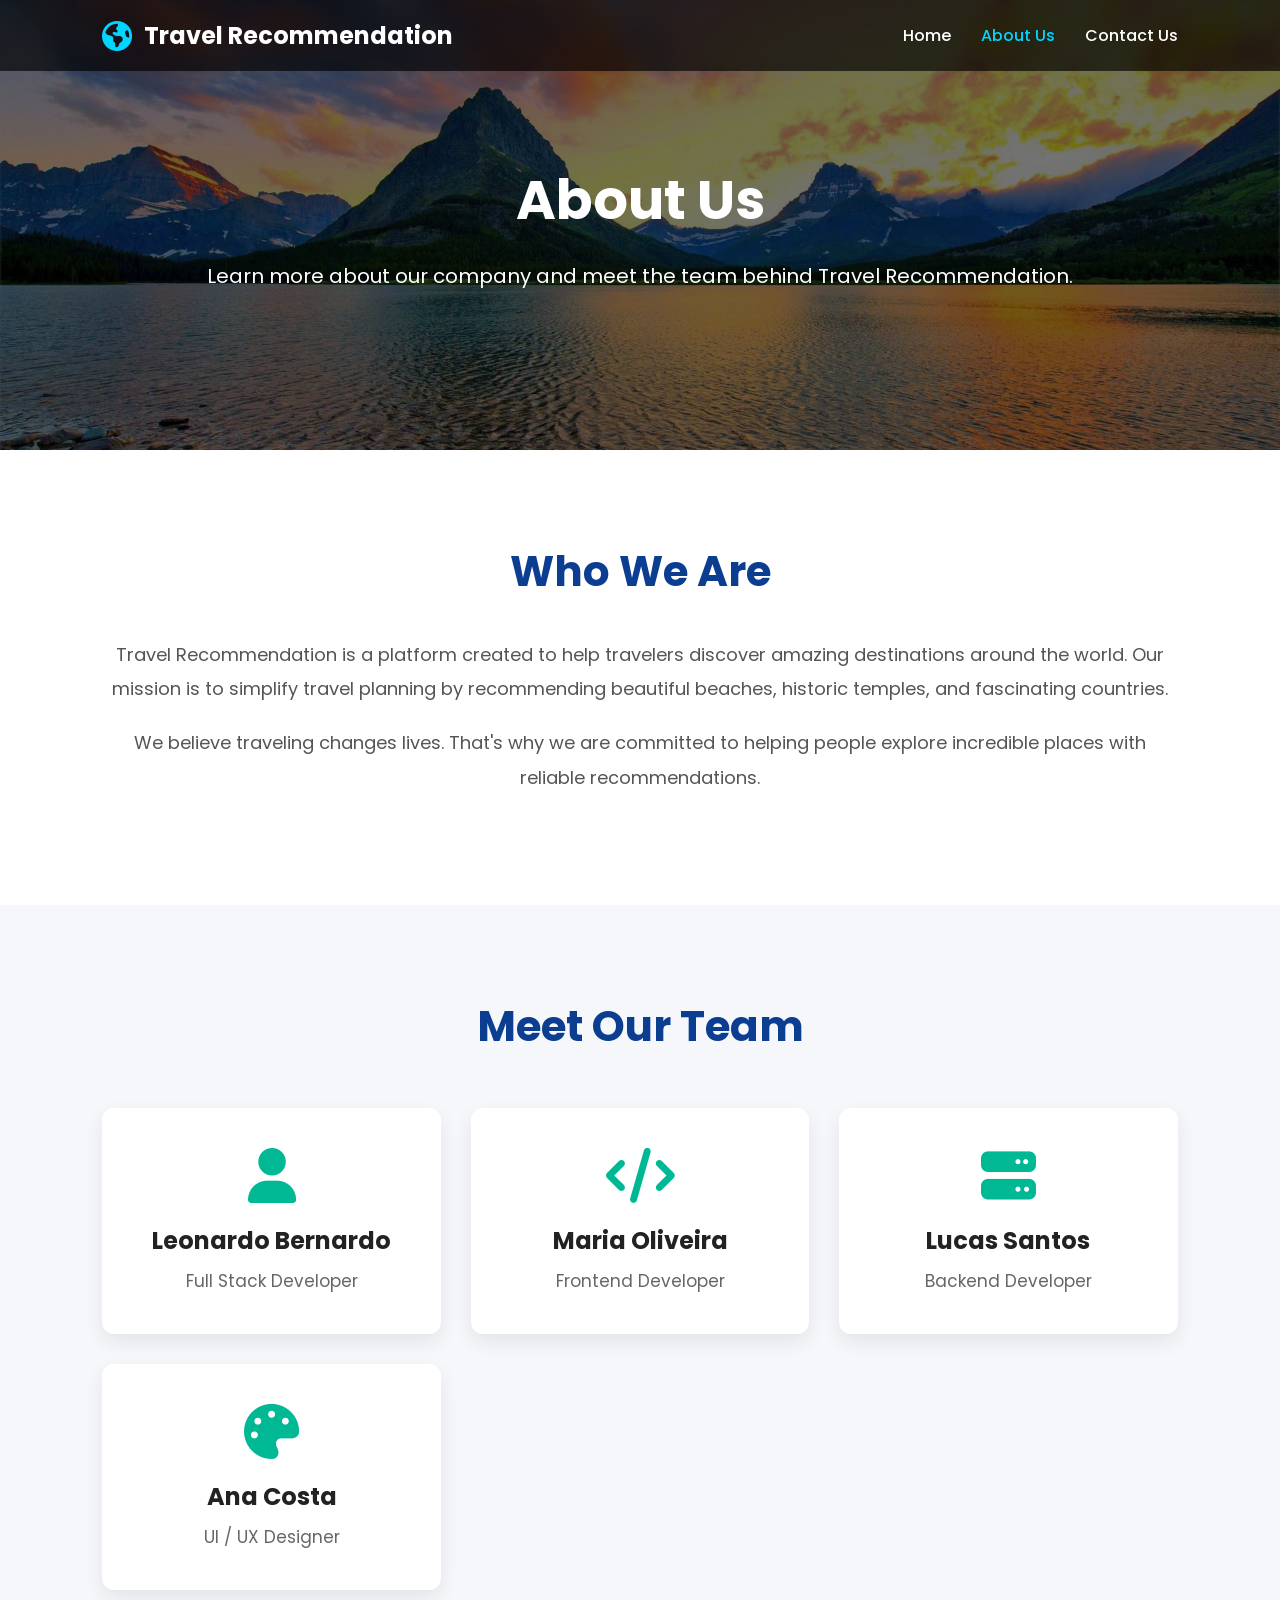
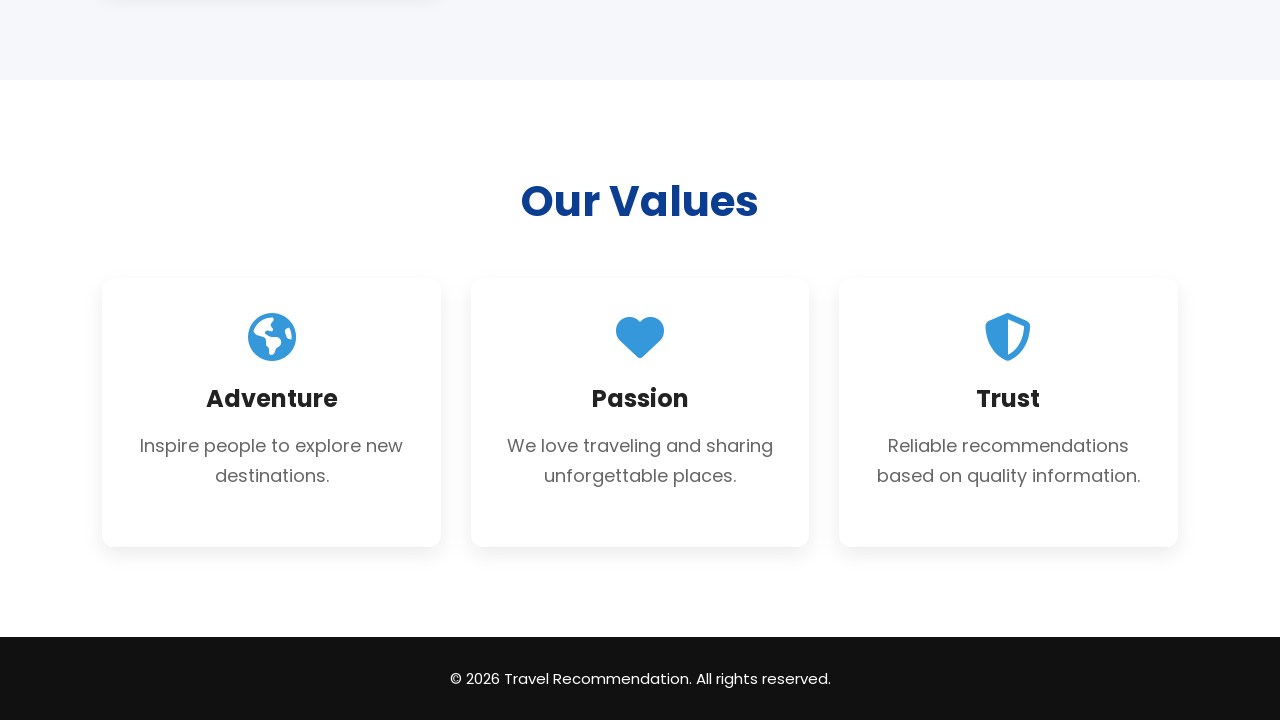
<file: about.html>
<!DOCTYPE html>
<html lang="en">

<head>
    <meta charset="UTF-8">
    <meta name="viewport" content="width=device-width, initial-scale=1.0">
    <title>About Us | Travel Recommendation</title>

    <!-- Google Fonts -->
    <link rel="preconnect" href="https://fonts.googleapis.com">
    <link rel="preconnect" href="https://fonts.gstatic.com" crossorigin>

    <link href="https://fonts.googleapis.com/css2?family=Poppins:wght@300;400;500;600;700&display=swap" rel="stylesheet">

    <!-- Font Awesome -->
    <link rel="stylesheet"
        href="https://cdnjs.cloudflare.com/ajax/libs/font-awesome/6.6.0/css/all.min.css">

    <link rel="stylesheet" href="css/style.css">

</head>

<body>

    <!-- ================= NAVBAR ================= -->

    <header>

        <nav class="navbar">

            <div class="logo">

                <i class="fa-solid fa-earth-americas"></i>

                <h2>Travel Recommendation</h2>

            </div>

            <ul>

                <li>
                    <a href="index.html">Home</a>
                </li>

                <li>
                    <a href="about.html" class="active">About Us</a>
                </li>

                <li>
                    <a href="contact.html">Contact Us</a>
                </li>

            </ul>

        </nav>

    </header>

    <!-- ================= HERO ================= -->

    <section class="page-banner">

        <div class="overlay"></div>

        <div class="banner-content">

            <h1>About Us</h1>

            <p>
                Learn more about our company and meet the team behind
                Travel Recommendation.
            </p>

        </div>

    </section>

    <!-- ================= COMPANY ================= -->

    <section class="about-section">

        <div class="container">

            <h2>Who We Are</h2>

            <p>

                Travel Recommendation is a platform created to help travelers
                discover amazing destinations around the world.

                Our mission is to simplify travel planning by recommending
                beautiful beaches, historic temples, and fascinating countries.

            </p>

            <p>

                We believe traveling changes lives.
                That's why we are committed to helping people explore
                incredible places with reliable recommendations.

            </p>

        </div>

    </section>

    <!-- ================= TEAM ================= -->

    <section class="team-section">

        <div class="container">

            <h2>Meet Our Team</h2>

            <div class="team-grid">

                <div class="team-card">

                    <i class="fa-solid fa-user"></i>

                    <h3>Leonardo Bernardo</h3>

                    <p>Full Stack Developer</p>

                </div>

                <div class="team-card">

                    <i class="fa-solid fa-code"></i>

                    <h3>Maria Oliveira</h3>

                    <p>Frontend Developer</p>

                </div>

                <div class="team-card">

                    <i class="fa-solid fa-server"></i>

                    <h3>Lucas Santos</h3>

                    <p>Backend Developer</p>

                </div>

                <div class="team-card">

                    <i class="fa-solid fa-palette"></i>

                    <h3>Ana Costa</h3>

                    <p>UI / UX Designer</p>

                </div>

            </div>

        </div>

    </section>

    <!-- ================= VALUES ================= -->

    <section class="about-section">

        <div class="container">

            <h2>Our Values</h2>

            <div class="values-grid">

                <div class="value-card">

                    <i class="fa-solid fa-earth-americas"></i>

                    <h3>Adventure</h3>

                    <p>

                        Inspire people to explore new destinations.

                    </p>

                </div>

                <div class="value-card">

                    <i class="fa-solid fa-heart"></i>

                    <h3>Passion</h3>

                    <p>

                        We love traveling and sharing unforgettable places.

                    </p>

                </div>

                <div class="value-card">

                    <i class="fa-solid fa-shield-halved"></i>

                    <h3>Trust</h3>

                    <p>

                        Reliable recommendations based on quality information.

                    </p>

                </div>

            </div>

        </div>

    </section>

    <!-- ================= FOOTER ================= -->

    <footer>

        <p>

            © 2026 Travel Recommendation.
            All rights reserved.

        </p>

    </footer>

</body>

</html>
</file>
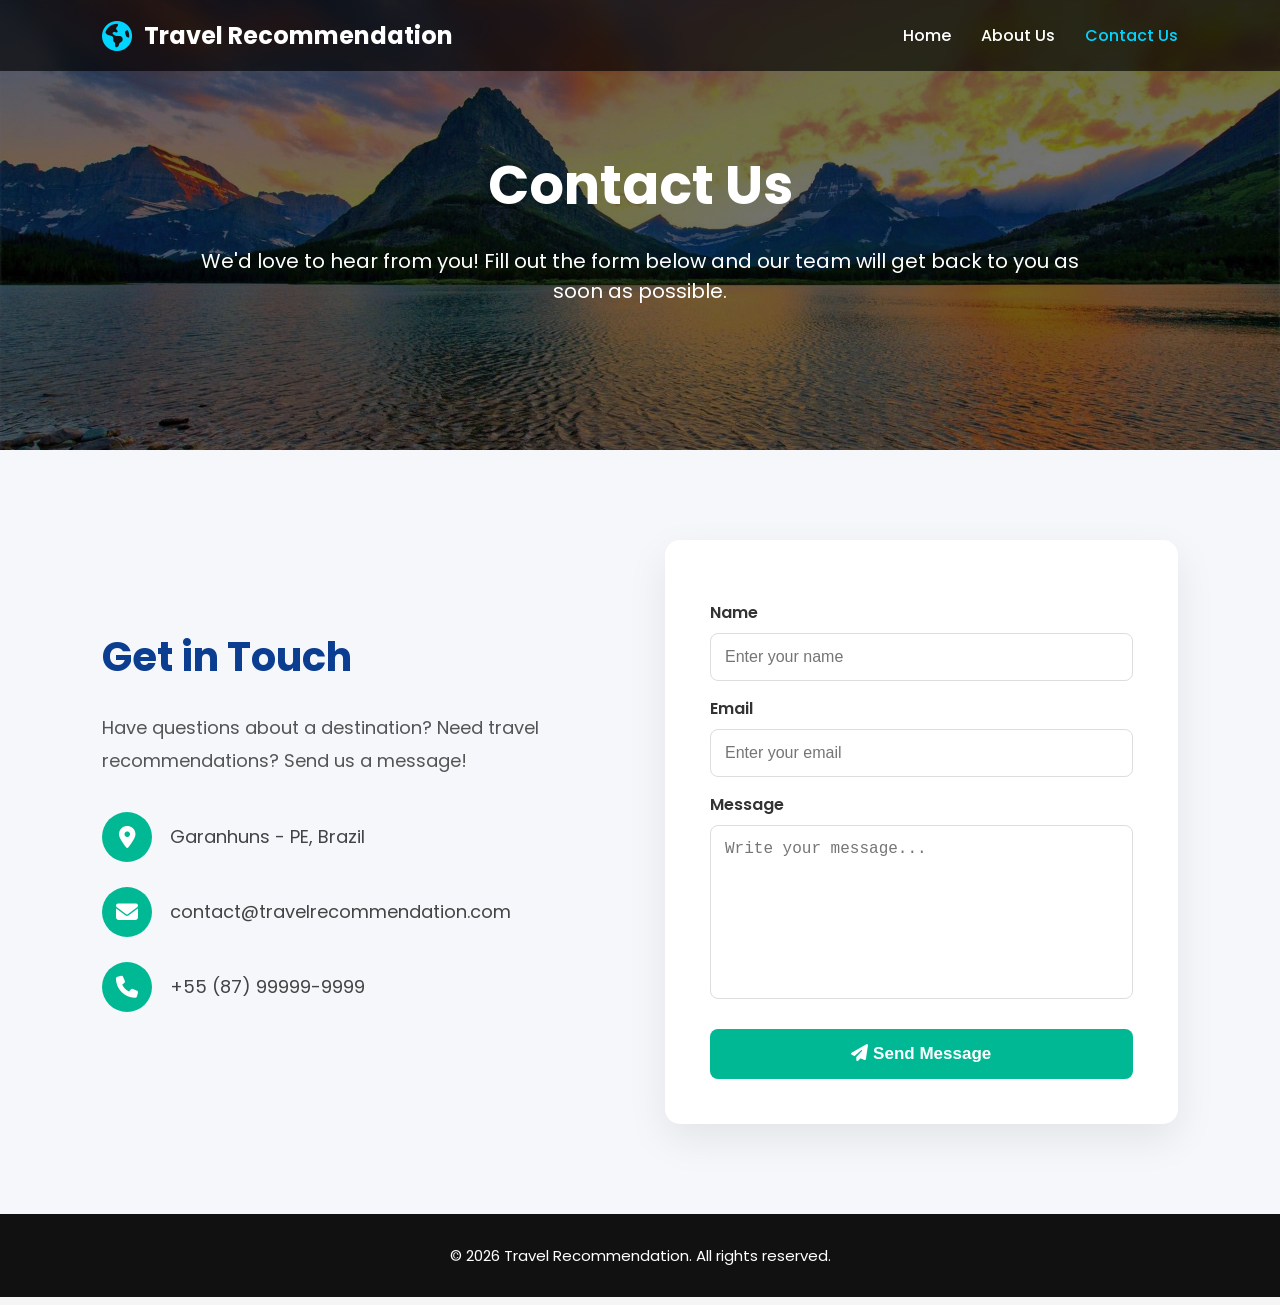
<file: contact.html>
<!DOCTYPE html>
<html lang="en">

<head>

    <meta charset="UTF-8">
    <meta name="viewport" content="width=device-width, initial-scale=1.0">

    <title>Contact Us | Travel Recommendation</title>

    <!-- Google Fonts -->

    <link rel="preconnect" href="https://fonts.googleapis.com">

    <link rel="preconnect" href="https://fonts.gstatic.com" crossorigin>

    <link href="https://fonts.googleapis.com/css2?family=Poppins:wght@300;400;500;600;700&display=swap"
        rel="stylesheet">

    <!-- Font Awesome -->

    <link rel="stylesheet"
        href="https://cdnjs.cloudflare.com/ajax/libs/font-awesome/6.6.0/css/all.min.css">

    <!-- CSS -->

    <link rel="stylesheet" href="css/style.css">

</head>

<body>

    <!-- ================= NAVBAR ================= -->

    <header>

        <nav class="navbar">

            <div class="logo">

                <i class="fa-solid fa-earth-americas"></i>

                <h2>Travel Recommendation</h2>

            </div>

            <ul>

                <li>

                    <a href="index.html">Home</a>

                </li>

                <li>

                    <a href="about.html">About Us</a>

                </li>

                <li>

                    <a href="contact.html" class="active">Contact Us</a>

                </li>

            </ul>

        </nav>

    </header>

    <!-- ================= HERO ================= -->

    <section class="page-banner">

        <div class="overlay"></div>

        <div class="banner-content">

            <h1>Contact Us</h1>

            <p>

                We'd love to hear from you! Fill out the form below and our
                team will get back to you as soon as possible.

            </p>

        </div>

    </section>

    <!-- ================= CONTACT ================= -->

    <section class="contact-section">

        <div class="contact-container">

            <!-- Left -->

            <div class="contact-info">

                <h2>Get in Touch</h2>

                <p>

                    Have questions about a destination?

                    Need travel recommendations?

                    Send us a message!

                </p>

                <div class="contact-item">

                    <i class="fa-solid fa-location-dot"></i>

                    <span>Garanhuns - PE, Brazil</span>

                </div>

                <div class="contact-item">

                    <i class="fa-solid fa-envelope"></i>

                    <span>contact@travelrecommendation.com</span>

                </div>

                <div class="contact-item">

                    <i class="fa-solid fa-phone"></i>

                    <span>+55 (87) 99999-9999</span>

                </div>

            </div>

            <!-- Right -->

            <div class="contact-form">

                <form id="contactForm">

                    <label for="name">

                        Name

                    </label>

                    <input
                        type="text"
                        id="name"
                        placeholder="Enter your name"
                        required>

                    <label for="email">

                        Email

                    </label>

                    <input
                        type="email"
                        id="email"
                        placeholder="Enter your email"
                        required>

                    <label for="message">

                        Message

                    </label>

                    <textarea
                        id="message"
                        rows="8"
                        placeholder="Write your message..."
                        required></textarea>

                    <button type="submit">

                        <i class="fa-solid fa-paper-plane"></i>

                        Send Message

                    </button>

                </form>

            </div>

        </div>

    </section>

    <!-- ================= FOOTER ================= -->

    <footer>

        <p>

            © 2026 Travel Recommendation.

            All rights reserved.

        </p>

    </footer>

    <!-- ================= JS ================= -->

    <script>

        const form = document.getElementById("contactForm");

        form.addEventListener("submit", function (event) {

            event.preventDefault();

            alert("Thank you! Your message has been sent successfully.");

            form.reset();

        });

    </script>

</body>

</html>
</file>
<file: css/style.css>
/* ==========================================
   GOOGLE FONT
========================================== */

@import url('https://fonts.googleapis.com/css2?family=Poppins:wght@300;400;500;600;700;800&display=swap');

/* ==========================================
   RESET
========================================== */

*{
    margin:0;
    padding:0;
    box-sizing:border-box;
}

html{
    scroll-behavior:smooth;
}

body{
    font-family:'Poppins',sans-serif;
    background:#f5f5f5;
    color:#222;
    overflow-x:hidden;
}

a{
    text-decoration:none;
    color:white;
}

ul{
    list-style:none;
}

img{
    max-width:100%;
    display:block;
}

/* ==========================================
   NAVBAR
========================================== */

header{
    position:fixed;
    width:100%;
    top:0;
    left:0;
    z-index:999;
}

.navbar{

    display:flex;
    justify-content:space-between;
    align-items:center;

    padding:18px 8%;

    background:rgba(0,0,0,.65);

    backdrop-filter:blur(10px);

}

.logo{

    display:flex;
    align-items:center;
    gap:12px;

}

.logo i{

    color:#00d4ff;
    font-size:30px;

}

.logo h2{

    color:white;
    font-size:24px;

}

.navbar ul{

    display:flex;
    gap:30px;

}

.navbar ul li a{

    transition:.3s;
    font-weight:500;

}

.navbar ul li a:hover{

    color:#00d4ff;

}

.active{

    color:#00d4ff !important;

}

/* ==========================================
   SEARCH BAR
========================================== */

.search-container{

    display:flex;
    gap:10px;

}

.search-container input{

    width:260px;

    padding:12px;

    border:none;

    border-radius:6px;

    outline:none;

}

.search-container button{

    padding:12px 18px;

    border:none;

    border-radius:6px;

    cursor:pointer;

    font-weight:600;

    transition:.3s;

}

#searchBtn{

    background:#00b894;

    color:white;

}

#searchBtn:hover{

    background:#019875;

}

#clearBtn{

    background:#e74c3c;

    color:white;

}

#clearBtn:hover{

    background:#c0392b;

}

/* ==========================================
   HERO
========================================== */

.hero{

    width:100%;
    height:100vh;

    background:url("../images/background.jpg");

    background-size:cover;

    background-position:center;

    position:relative;

    display:flex;

    align-items:center;

}

.overlay{

    position:absolute;

    inset:0;

    background:rgba(0,0,0,.55);

}

.hero-content{

    width:100%;

    position:relative;

    z-index:5;

    display:flex;

    justify-content:space-between;

    align-items:center;

    padding:0 8%;

}

.social-icons{

    display:flex;

    flex-direction:column;

    gap:25px;

}

.social-icons a{

    width:50px;

    height:50px;

    border-radius:50%;

    display:flex;

    justify-content:center;

    align-items:center;

    background:white;

    color:#222;

    font-size:22px;

    transition:.3s;

}

.social-icons a:hover{

    transform:scale(1.1);

    background:#00d4ff;

    color:white;

}

.text{

    width:650px;

    color:white;

}

.text h1{

    font-size:64px;

    line-height:1.1;

    margin-bottom:25px;

}

.text p{

    font-size:20px;

    line-height:1.8;

    margin-bottom:35px;

}

.explore-btn{

    padding:15px 40px;

    border:none;

    border-radius:8px;

    background:#00b894;

    color:white;

    cursor:pointer;

    font-size:18px;

    font-weight:600;

    transition:.3s;

}

.explore-btn:hover{

    transform:translateY(-4px);

    background:#019875;

}

/* ==========================================
   PAGE BANNER
========================================== */

.page-banner{

    height:50vh;

    background:url("../images/background.jpg");

    background-size:cover;

    background-position:center;

    position:relative;

    display:flex;

    justify-content:center;

    align-items:center;

}

.banner-content{

    position:relative;

    z-index:2;

    color:white;

    text-align:center;

    width:70%;

}

.banner-content h1{

    font-size:54px;

    margin-bottom:20px;

}

.banner-content p{

    font-size:20px;

}

/* ==========================================
   FOOTER
========================================== */

footer{

    background:#111;

    color:white;

    text-align:center;

    padding:30px;

}

footer p{

    font-size:15px;

}

/* ==========================================
   ABOUT SECTION
========================================== */

.about-section{

    padding:90px 8%;

    background:#ffffff;

}

.container{

    max-width:1200px;

    margin:auto;

}

.about-section h2{

    text-align:center;

    font-size:42px;

    color:#0b3d91;

    margin-bottom:35px;

}

.about-section p{

    font-size:18px;

    line-height:1.9;

    color:#555;

    margin-bottom:20px;

    text-align:center;

}

/* ==========================================
   TEAM
========================================== */

.team-section{

    padding:90px 8%;

    background:#f5f7fa;

}

.team-section h2{

    text-align:center;

    font-size:42px;

    color:#0b3d91;

    margin-bottom:50px;

}

.team-grid{

    display:grid;

    grid-template-columns:repeat(auto-fit,minmax(250px,1fr));

    gap:30px;

}

.team-card{

    background:white;

    border-radius:12px;

    padding:40px 25px;

    text-align:center;

    box-shadow:0 8px 20px rgba(0,0,0,.08);

    transition:.3s;

}

.team-card:hover{

    transform:translateY(-8px);

    box-shadow:0 15px 35px rgba(0,0,0,.15);

}

.team-card i{

    font-size:55px;

    color:#00b894;

    margin-bottom:20px;

}

.team-card h3{

    font-size:24px;

    margin-bottom:10px;

}

.team-card p{

    color:#666;

    font-size:17px;

}

/* ==========================================
   VALUES
========================================== */

.values-grid{

    margin-top:45px;

    display:grid;

    grid-template-columns:repeat(auto-fit,minmax(250px,1fr));

    gap:30px;

}

.value-card{

    background:#ffffff;

    padding:35px;

    border-radius:12px;

    text-align:center;

    box-shadow:0 8px 20px rgba(0,0,0,.08);

    transition:.3s;

}

.value-card:hover{

    transform:translateY(-8px);

}

.value-card i{

    font-size:48px;

    color:#3498db;

    margin-bottom:20px;

}

.value-card h3{

    margin-bottom:15px;

    font-size:24px;

}

.value-card p{

    color:#666;

    line-height:1.7;

}

/* ==========================================
   CONTACT
========================================== */

.contact-section{

    padding:90px 8%;

    background:#f5f7fa;

}

.contact-container{

    max-width:1200px;

    margin:auto;

    display:grid;

    grid-template-columns:1fr 1fr;

    gap:50px;

    align-items:center;

}

.contact-info h2{

    font-size:40px;

    color:#0b3d91;

    margin-bottom:25px;

}

.contact-info p{

    font-size:18px;

    color:#555;

    line-height:1.8;

    margin-bottom:35px;

}

.contact-item{

    display:flex;

    align-items:center;

    gap:18px;

    margin-bottom:25px;

}

.contact-item i{

    width:50px;

    height:50px;

    border-radius:50%;

    background:#00b894;

    color:white;

    display:flex;

    justify-content:center;

    align-items:center;

    font-size:22px;

}

.contact-item span{

    font-size:18px;

    color:#444;

}

/* ==========================================
   FORM
========================================== */

.contact-form{

    background:white;

    padding:45px;

    border-radius:15px;

    box-shadow:0 15px 40px rgba(0,0,0,.08);

}

.contact-form form{

    display:flex;

    flex-direction:column;

}

.contact-form label{

    margin-top:15px;

    margin-bottom:8px;

    font-weight:600;

    color:#333;

}

.contact-form input{

    padding:14px;

    border:1px solid #ddd;

    border-radius:8px;

    outline:none;

    font-size:16px;

    transition:.3s;

}

.contact-form textarea{

    resize:none;

    padding:14px;

    border:1px solid #ddd;

    border-radius:8px;

    outline:none;

    font-size:16px;

    transition:.3s;

}

.contact-form input:focus,
.contact-form textarea:focus{

    border-color:#00b894;

}

.contact-form button{

    margin-top:30px;

    padding:15px;

    border:none;

    border-radius:8px;

    background:#00b894;

    color:white;

    cursor:pointer;

    font-size:17px;

    font-weight:600;

    transition:.3s;

}

.contact-form button:hover{

    background:#019875;

    transform:translateY(-3px);

}

/* ==========================================
   RESULTS SECTION
========================================== */

.results-section{

    padding:90px 8%;

    background:#ffffff;

}

.results-section h2{

    text-align:center;

    font-size:42px;

    color:#0b3d91;

    margin-bottom:50px;

}

.results-grid{

    display:grid;

    grid-template-columns:repeat(auto-fit,minmax(320px,1fr));

    gap:35px;

}

/* ==========================================
   RESULT CARD
========================================== */

.card{

    background:white;

    border-radius:15px;

    overflow:hidden;

    box-shadow:0 10px 25px rgba(0,0,0,.12);

    transition:.35s;

}

.card:hover{

    transform:translateY(-10px);

    box-shadow:0 20px 45px rgba(0,0,0,.18);

}

.card img{

    width:100%;

    height:230px;

    object-fit:cover;

}

.card-content{

    padding:25px;

}

.card-content h3{

    color:#0b3d91;

    font-size:26px;

    margin-bottom:15px;

}

.card-content p{

    color:#666;

    line-height:1.7;

    margin-bottom:20px;

}

.card-content span{

    display:inline-block;

    background:#00b894;

    color:white;

    padding:8px 18px;

    border-radius:30px;

    font-size:14px;

    font-weight:600;

}

/* ==========================================
   EMPTY RESULT
========================================== */

.no-results{

    grid-column:1/-1;

    text-align:center;

    padding:60px;

    background:#f8f8f8;

    border-radius:12px;

}

.no-results i{

    font-size:70px;

    color:#e74c3c;

    margin-bottom:20px;

}

.no-results h3{

    font-size:28px;

    margin-bottom:15px;

}

.no-results p{

    color:#666;

}

/* ==========================================
   COUNTRY TIME
========================================== */

.country-time{

    margin-top:20px;

    color:#00b894;

    font-weight:600;

    font-size:16px;

}

/* ==========================================
   ANIMATIONS
========================================== */

@keyframes fadeIn{

    from{

        opacity:0;

        transform:translateY(20px);

    }

    to{

        opacity:1;

        transform:translateY(0);

    }

}

.card{

    animation:fadeIn .5s ease;

}

/* ==========================================
   RESPONSIVE
========================================== */

@media(max-width:1200px){

.hero-content{

    flex-direction:column;

    justify-content:center;

    text-align:center;

    gap:50px;

}

.social-icons{

    flex-direction:row;

}

.text{

    width:100%;

}

}

@media(max-width:900px){

.contact-container{

    grid-template-columns:1fr;

}

.search-container{

    flex-direction:column;

    width:100%;

}

.search-container input{

    width:100%;

}

.navbar{

    flex-direction:column;

    gap:20px;

}

.navbar ul{

    flex-wrap:wrap;

    justify-content:center;

}

.text h1{

    font-size:48px;

}

.banner-content h1{

    font-size:40px;

}

.results-grid{

    grid-template-columns:1fr;

}

}

@media(max-width:768px){

.hero{

    padding-top:120px;

}

.text h1{

    font-size:38px;

}

.text p{

    font-size:17px;

}

.logo h2{

    font-size:20px;

}

.team-grid{

    grid-template-columns:1fr;

}

.values-grid{

    grid-template-columns:1fr;

}

}

@media(max-width:480px){

.navbar{

    padding:18px;

}

.text h1{

    font-size:30px;

}

.about-section h2,
.team-section h2,
.results-section h2{

    font-size:32px;

}

.contact-info h2{

    font-size:32px;

}

.contact-form{

    padding:25px;

}

.card img{

    height:200px;

}

.explore-btn{

    width:100%;

}

}

/* ==========================================
   SCROLLBAR
========================================== */

::-webkit-scrollbar{

    width:10px;

}

::-webkit-scrollbar-track{

    background:#f1f1f1;

}

::-webkit-scrollbar-thumb{

    background:#00b894;

    border-radius:20px;

}

::-webkit-scrollbar-thumb:hover{

    background:#019875;

}
</file>
